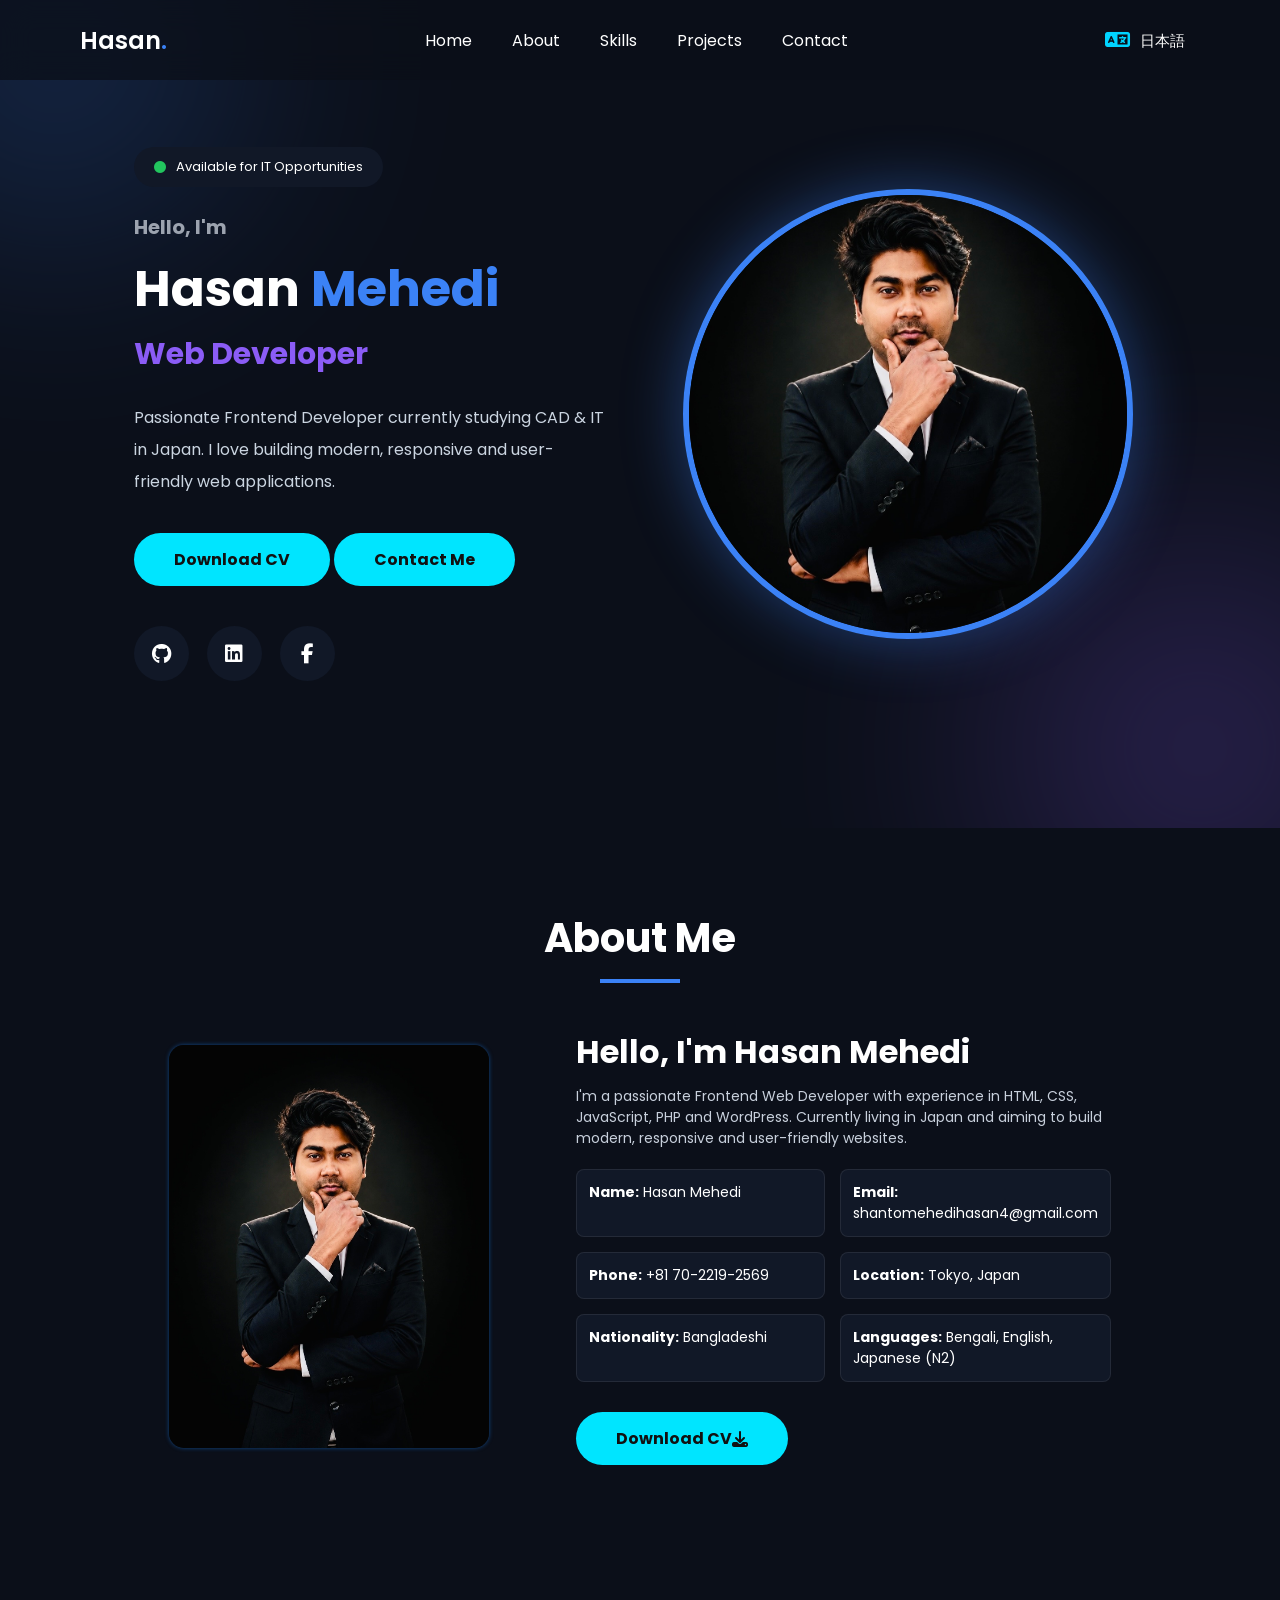
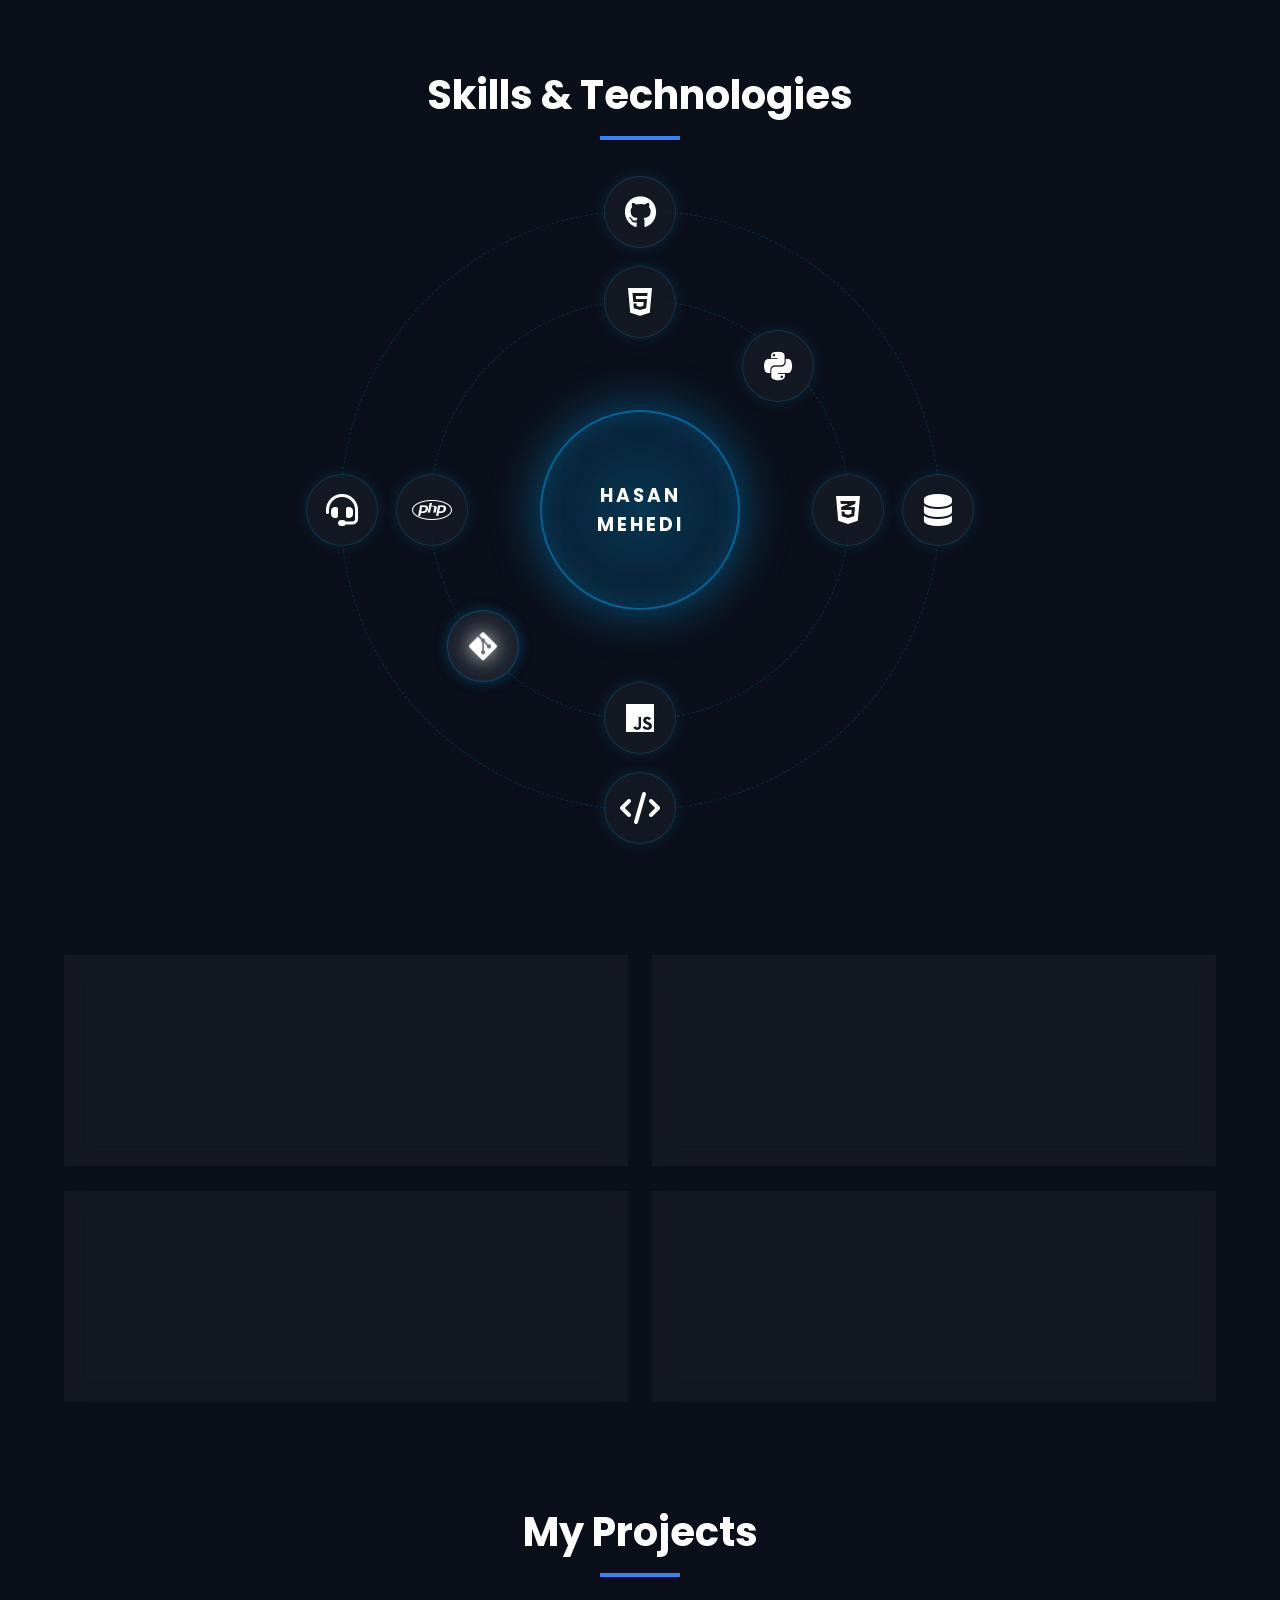
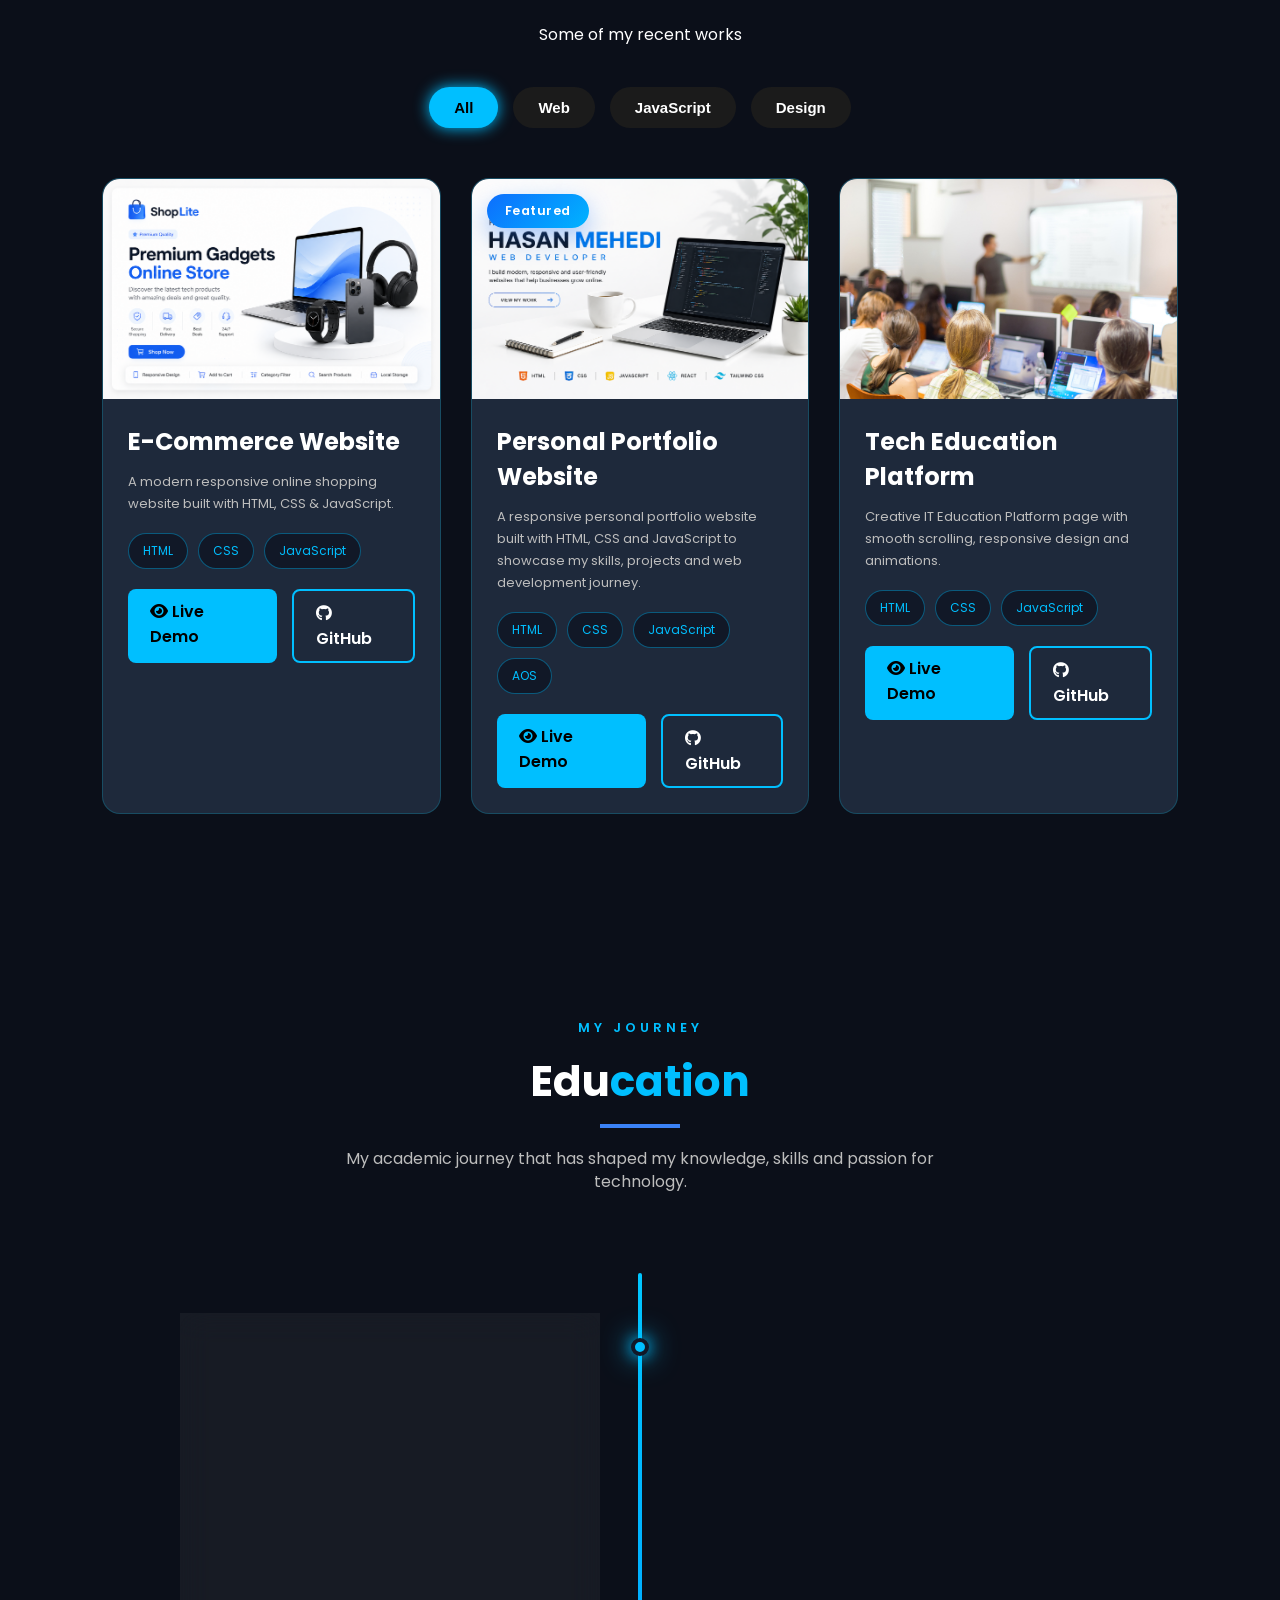
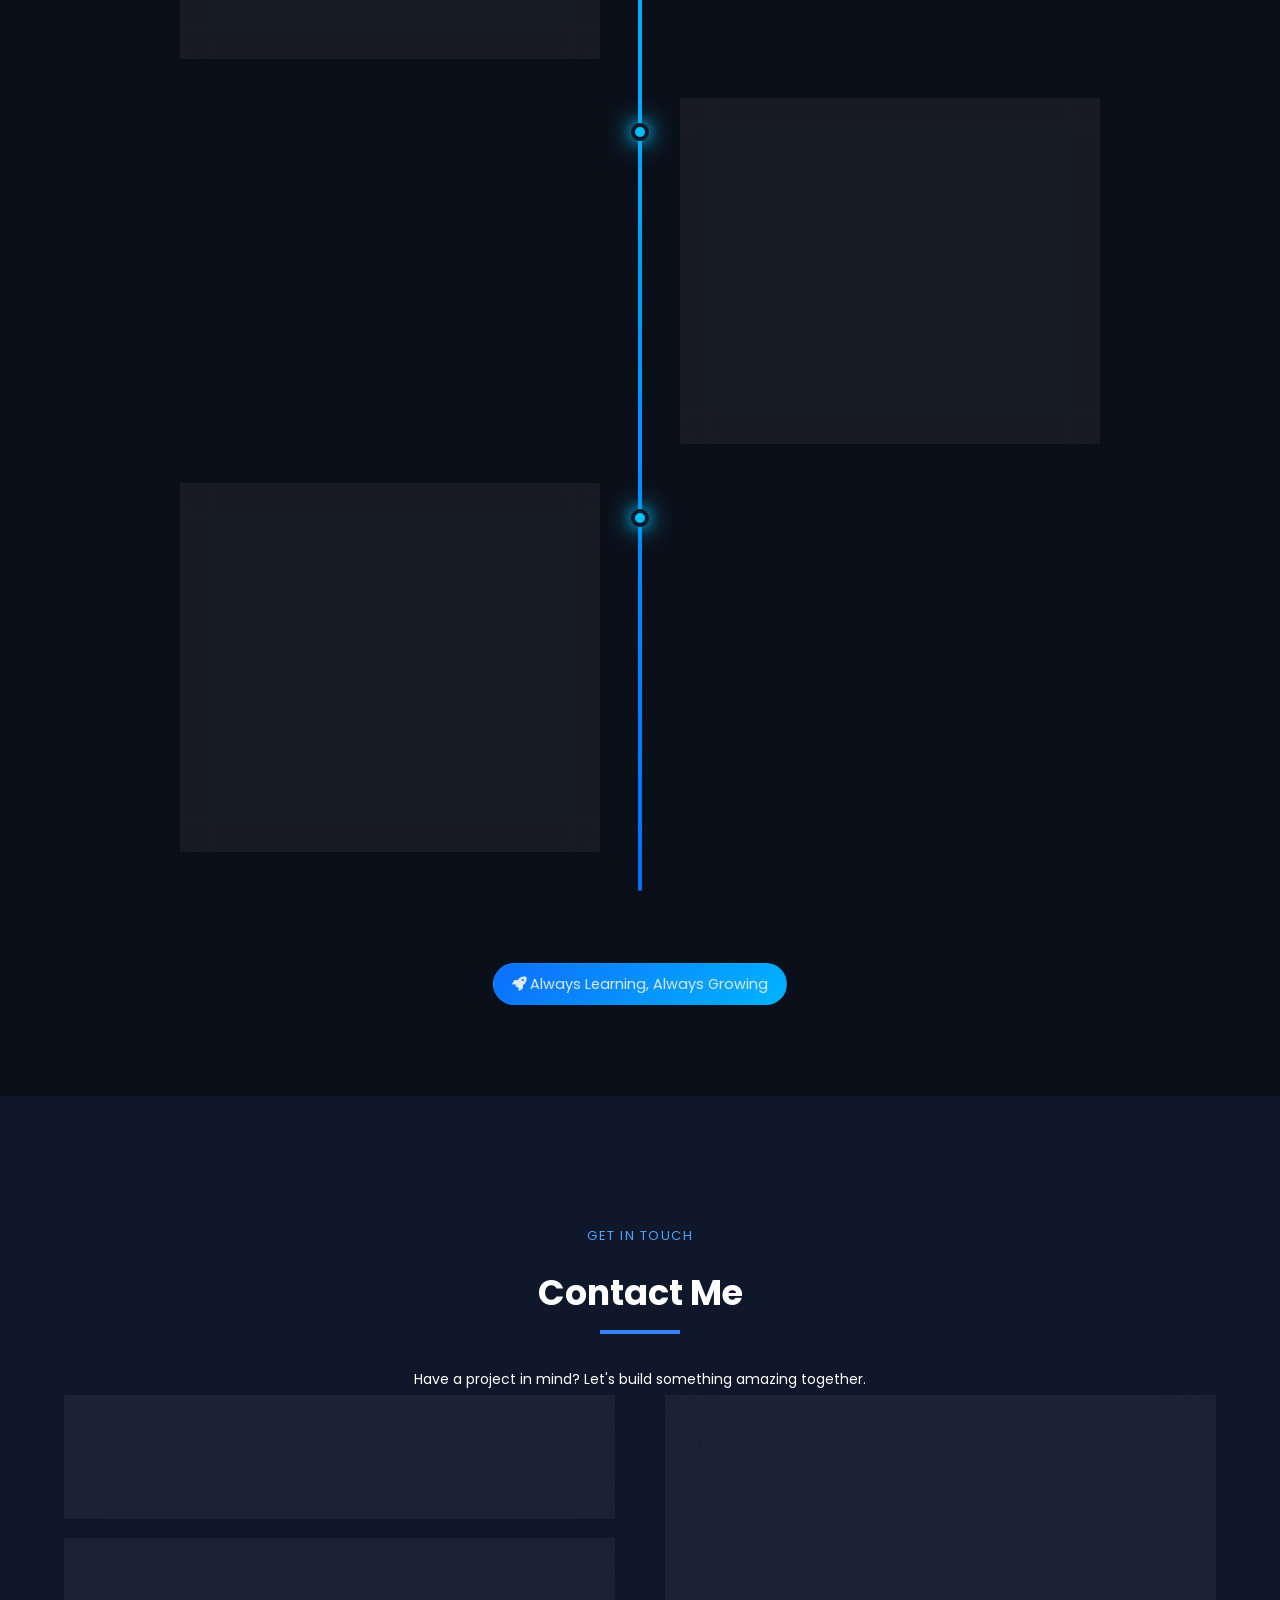
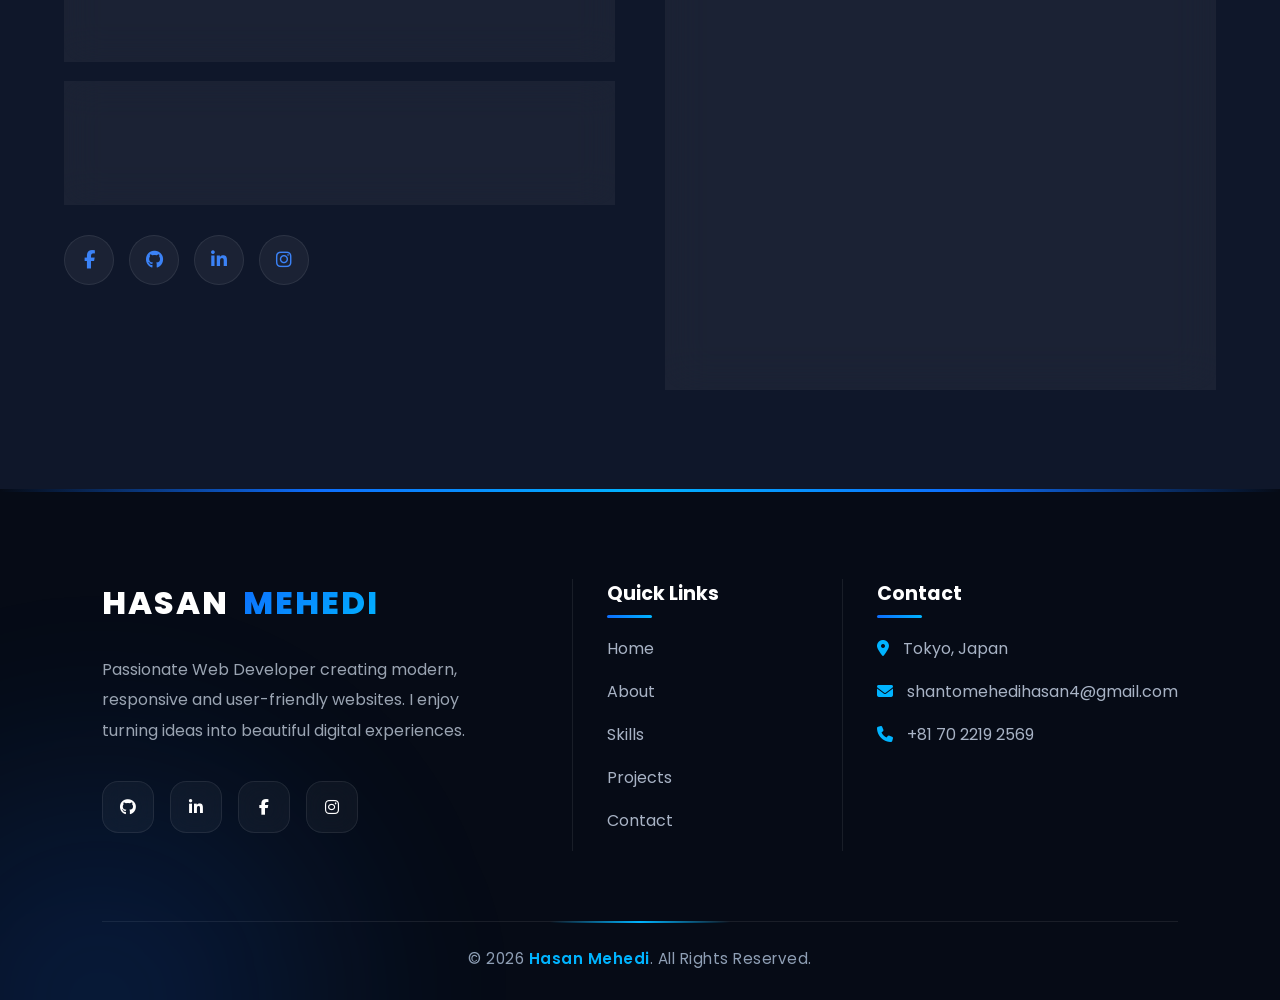
<file: index.html>
<!DOCTYPE html>
<html lang="en">

<head>
    <meta charset="UTF-8">
    <meta name="viewport" content="width=device-width, initial-scale=1.0">
    <title>Hasan Mehedi | Frontend Developer</title>
    <meta name="description" content="Hasan Mehedi - Frontend Developer & IT Student in Japan">

    <!-- Favicon -->
    <link rel="icon" type="image/png" href="images/fav.png">

    <!-- Google Font -->
    <link rel="preconnect" href="https://fonts.googleapis.com">
    <link rel="preconnect" href="https://fonts.gstatic.com" crossorigin>

    <link href="https://fonts.googleapis.com/css2?family=Poppins:wght@300;400;500;600;700;800&display=swap"
        rel="stylesheet">

    <!-- Font Awesome -->
    <link rel="stylesheet"
        href="https://cdnjs.cloudflare.com/ajax/libs/font-awesome/6.6.0/css/all.min.css">
        

    <!-- CSS -->
    <link rel="stylesheet" href="css/style.css">

</head>

<body>

    <!--================ NAVBAR ================-->

    <header>
        <nav class="container">

            <div class="logo">
                Hasan<span>.</span>
            </div>

            <ul class="nav-links">

                <li><a href="#">Home</a></li>
                <li><a href="#about">About</a></li>
                <li><a href="#skills">Skills</a></li>
                <li><a href="#projects">Projects</a></li>
                <li><a href="#contact">Contact</a></li>

            </ul>

            <div class="menu-btn">
                <i class="fa-solid fa-bars"></i>
            </div>

            <div class="translate-box">
                <i class="fa-solid fa-language"></i>
                <span>日本語</span>
                <div id="google_translate_element"></div>
</div>

        </nav>

    </header>

    <!--================ HERO ================-->

   <section class="hero">

    <!-- Background Blur -->
    <div class="blur blur1"></div>
    <div class="blur blur2"></div>

    <div class="container hero-content">

        <div class="hero-text">

            <span class="badge">
                <i class="fa-solid fa-circle"></i>
                Available for IT Opportunities
            </span>

            <h4>Hello, I'm</h4>

            <h1>
                Hasan <span>Mehedi</span>
            </h1>

            <h2 id="typing" translate="no"></h2>

            <p>

                Passionate Frontend Developer currently studying
                CAD & IT in Japan.

                I love building modern, responsive and
                user-friendly web applications.

            </p>

            <div class="hero-buttons">

                <a href="cv/Hasan_Mehedi_CV.pdf" class="btn">

                    Download CV

                </a>

                <a href="#contact"
                    class="btn btn-outline">

                    Contact Me

                </a>

            </div>

            <div class="socials">

                <a href="https://github.com/mehedihasans"><i class="fab fa-github"></i></a>
                <a href="https://www.linkedin.com/in/hasan-mehedi-ab79a21a9?utm_source=share_via&utm_content=profile&utm_medium=member_ios"><i class="fab fa-linkedin"></i></a>
                <a href="https://www.facebook.com/goodluck.shanto?locale=ja_JP"><i class="fa-brands fa-facebook-f"></i></a>
            </div>

        </div>

        <div class="hero-image">

            <div class="image-box">
                <img src="images/profile.JPG">
            </div>

        </div>

    </div>


    </section>

    <!--================ ABOUT ================-->

    <!-- About Section -->
<section id="about" class="about">
  <div class="container">

    <h2 class="section-title">About Me</h2>

    <div class="about-content">

      <div class="about-image">
        <img src="images/profile.JPG" alt="Hasan Mehedi">
      </div>

      <div class="about-text">
        <h3>Hello, I'm Hasan Mehedi</h3>

        <p>
          I'm a passionate Frontend Web Developer with experience in
          HTML, CSS, JavaScript, PHP and WordPress. Currently living in
          Japan and aiming to build modern, responsive and user-friendly
          websites.
        </p>

        <div class="info">

          <div>
            <strong>Name:</strong> Hasan Mehedi
          </div>

          <div>
            <strong>Email:</strong> shantomehedihasan4@gmail.com
          </div>

          <div>
            <strong>Phone:</strong> +81 70-2219-2569
          </div>


          <div>
            <strong>Location:</strong> Tokyo, Japan
          </div>

          <div>
            <strong>Nationality:</strong> Bangladeshi
          </div>

          <div>
            <strong>Languages:</strong> Bengali, English, Japanese (N2)
          </div>

        </div>

       <a href="cv/Hasan_Mehedi_CV.pdf" class="btn" download>
            Download CV
    <i class="fas fa-download"></i>
</a>

      </div>

    </div>

  </div>
</section>

  





<!-- =========================
        SKILLS SECTION
========================== -->

<section class="orbit-skills" id="skills">

    <div class="section-title">

        <h2  class="stitle">Skills & Technologies</h2>

    </div>

    <div class="orbit-container">

        <!-- Center Sphere -->

        <div class="center-sphere">

            <h3>HASAN</h3>

            <h3>MEHEDI</h3>

        </div>

        <!-- Orbit 1 -->

        <div class="orbit orbit-1">

            <div class="o-skill html">
                <i class="fa-brands fa-html5"></i>
            </div>

            <div class="o-skill css">
                <i class="fa-brands fa-css3-alt"></i>
            </div>

            <div class="o-skill js">
                <i class="fa-brands fa-js"></i>
            </div>

            <div class="o-skill php">
                <i class="fa-brands fa-php"></i>
            </div>

            <div class="o-skill py">
                <i class="fa-brands fa-python"></i>
            </div>

            <div class="o-skill gitt">
                <i class="fa-brands fa-git-alt"></i>
            </div>

            <div class="o-skill gitt">
                <i class="fa-brands fa-git-alt"></i>
            </div>

        </div>

        <!-- Orbit 2 -->

        <div class="orbit orbit-2">

            <div class="o-skill githubb">
                <i class="fa-brands fa-github"></i>
            </div>

            <div class="o-skill mysql">
                <i class="fa-solid fa-database"></i>
            </div>

            <div class="o-skill vscode">
                <i class="fa-solid fa-code"></i>
            </div>

            <div class="o-skill support">
                <i class="fa-solid fa-headset"></i>
            </div>

        </div>

    </div>


</section>













    <div class="skills-grid">

        <!-- Programming -->

        <div class="skill-card">

            <h3>Programming</h3>

            <div class="skill-tags">

                <span>HTML</span>
                <span>CSS</span>
                <span>JavaScript</span>
                <span>PHP</span>
                <span>Python</span>

            </div>

        </div>

        <!-- Frontend -->

        <div class="skill-card">

            <h3>Frontend</h3>

            <div class="skill-tags">

                <span>Responsive Design</span>
                <span>UI Design</span>
                <span>Flexbox</span>
                <span>CSS Grid</span>
                <span>Bootstrap</span>

            </div>

        </div>

        <!-- IT Support -->

        <div class="skill-card">

            <h3>IT Support</h3>

            <div class="skill-tags">

                <span>PC Setup</span>
                <span>Windows</span>
                <span>Troubleshooting</span>
                <span>Software Install</span>
                <span>Network Basics</span>

            </div>

        </div>

        <!-- Tools -->

        <div class="skill-card">

            <h3>Tools</h3>

            <div class="skill-tags">

                <span>Git</span>
                <span>GitHub</span>
                <span>VS Code</span>
                <span>Word</span>
                <span>Excel</span>

            </div>

        </div>

    </div>

</section>
   <!--==================== PROJECTS ====================-->

<section class="projects section" id="projects">

    <h2 class="section-title" data-aos="fade-up">
        My Projects
    </h2>

    <p class="section-subtitle title-heading" data-aos="fade-up" data-aos-delay="100">
        Some of my recent works
    </p>


    <!--============ PROJECTS FILTER ===============-->
    <div class="project-filter">

    <button class="filter-btn active" data-filter="all">
        All
    </button>

    <button class="filter-btn" data-filter="web">
        Web
    </button>

    <button class="filter-btn" data-filter="javascript">
        JavaScript
    </button>

    <button class="filter-btn" data-filter="design">
        Design
    </button>

</div>


    <div class="projects-container">

        <!-- Project 1 -->
        <div class="project-card "
             data-aos="zoom-in"
             data-aos-duration="1000"
             data-category="web"
             data-title="Portfolio Website"
             data-image="images/project1.jpg"
             data-description="Responsive Portfolio Website built using HTML, CSS and JavaScript."
             data-tech="HTML, CSS, JavaScript"
             data-live="https://your-live-link.com"
             data-github="https://github.com/yourname/project1">

            <div class="project-image">
                <img src="images/project1.jpg" alt="Project 1">

                
            </div>

            <div class="project-content">

                <h3>E-Commerce Website</h3>

                <p>
                    A modern responsive online shopping website
                    built with HTML, CSS & JavaScript.
                </p>

                <div class="project-tech">
                    <span>HTML</span>
                    <span>CSS</span>
                    <span>JavaScript</span>
                </div>

                <div class="project-buttons">

                    <a href="project/1.ecommerce/index.html" class="project-btn">
                        <i class="fa-solid fa-eye"></i>
                        Live Demo
                    </a>


                    <a href="#" class="project-btn github">
                        <i class="fa-brands fa-github"></i>
                        GitHub
                    </a>

                </div>

            </div>

        </div>

        <!-- Project 2 -->
        <div class="project-card"
             data-aos="zoom-in"
             data-aos-delay="150" data-category="javascript"
             data-title="E-Commerce Website"
             data-image="images/project2.jpg"
             data-description="Modern shopping website."
             data-tech="HTML, CSS, JavaScript"
             data-live="#"
             data-github="#">

            <div class="project-image">

                 <div class="featured-badge">
                     Featured
                </div>

                <img src="images/project2.png" alt="Project 2">

            </div>

            <div class="project-content">

                <h3>Personal Portfolio Website</h3>

                <p>
                    A responsive personal portfolio website built with HTML, CSS and JavaScript to showcase my skills, projects and web development journey.
                </p>

                <div class="project-tech">
                    <span>HTML</span>
                    <span>CSS</span>
                    <span>JavaScript</span>
                    <span>AOS</span>
                </div>

                <div class="project-buttons">

                    <a href="#" class="project-btn">
                        <i class="fa-solid fa-eye"></i>
                        Live Demo
                    </a>

                    <a href="#" class="project-btn github">
                        <i class="fa-brands fa-github"></i>
                        GitHub
                    </a>

                </div>

            </div>

        </div>

        <!-- Project 3 -->
        <div class="project-card"
             data-aos="zoom-in"
             data-aos-delay="300" data-category="design"
             data-title="Weather App"
             data-image="images/project3.jpg"
             data-description="Weather app using OpenWeather API."
             data-tech="HTML, CSS, API"
             data-live="#"
             data-github="#">

            <div class="project-image">
                <img src="images/project3.jpg" alt="Project 3">

                
            </div>

            <div class="project-content">

                <h3>Tech Education Platform</h3>

                <p>
                    Creative IT Education Platform page with smooth scrolling,
                    responsive design and animations.
                </p>

                <div class="project-tech">
                    <span>HTML</span>
                    <span>CSS</span>
                    <span>JavaScript</span>
                </div>

                <div class="project-buttons">

                    <a href="project/3.ICT/index.html" class="project-btn">
                        <i class="fa-solid fa-eye"></i>
                        Live Demo
                    </a>

                    <a href="#" class="project-btn github">
                        <i class="fa-brands fa-github"></i>
                        GitHub
                    </a>

                </div>

            </div>

        </div>

    </div>

</section>








<!-- =========================
     Education Section Start
========================== -->
<section id="education" class="education section">

    <div class="container">

        <!-- Section Title -->
        <div class="section-header">
            <span class="section-subtitle">MY JOURNEY</span>
            <h2 class="section-title">
                Edu<span>cation</span>
            </h2>

            <p class="section-description">
                My academic journey that has shaped my knowledge,
                skills and passion for technology.
            </p>
        </div>

        <!-- Timeline -->
        <div class="timeline">

            <!-- Item 1 -->
            <div class="timeline-item left">

                <div class="timeline-dot"></div>

                <div class="timeline-card">

                    <div class="timeline-icon">
                        <i class="fas fa-graduation-cap"></i>
                    </div>

                    <span class="timeline-date">
                        2025 - Present
                    </span>

                    <h3>
                        CAD　製図専門学校　CADIT科
                    </h3>

                    <h4>
                        IT & CAD
                    </h4>

                    <p>
                        Currently pursuing my bachelor's degree in
                        IT & CAD with a strong
                        interest in Design and Development,
                        UI/UX Design and Web Technologies.
                    </p>

                    <div class="timeline-info">

                        <span>
                            <i class="fas fa-location-dot"></i>
                            Saitama, Japan
                        </span>

                    </div>

                </div>

            </div>

            <!-- Item 2 -->
            <div class="timeline-item right">

                <div class="timeline-dot"></div>

                <div class="timeline-card">

                    <div class="timeline-icon">
                        <i class="fas fa-book-open"></i>
                    </div>

                    <span class="timeline-date">
                        2022 - 2023
                    </span>

                    <h3>
                        SoftTech-IT Institute
                    </h3>

                    <h4>
                        Web Design and Development
                    </h4>

                    <p>
                       Successfully completed Higher education,
                        building a strong academic base and developing
                        analytical and problem-solving skills.

                    </p>

                    <div class="timeline-info">

                       

                        <span>
                            <i class="fas fa-location-dot"></i>
                                Dhaka Bangladesh
                        </span>

                    </div>

                </div>

            </div>

            <!-- Item 3 -->
            <div class="timeline-item left">

                <div class="timeline-dot"></div>

                <div class="timeline-card">

                    <div class="timeline-icon">
                        <i class="fas fa-award"></i>
                    </div>

                    <span class="timeline-date">
                        2019 - 2021
                    </span>

                    <h3>
                        Higher Secondary Certificate (HSC)
                    </h3>

                    <h4>
                        Science Group
                    </h4>

                    <p>
                        Completed higher secondary education with
                        strong academic performance and developed a
                        solid foundation in Mathematics,
                        Physics and Computer fundamentals.
                        
                    </p>

                    <div class="timeline-info">

                        

                        <span>
                            <i class="fas fa-location-dot"></i>
                                Narsingdi, Dhaka, Bangladesh
                        </span>

                    </div>

                </div>

            </div>

        </div>

        <!-- Bottom Badge -->
        <div class="timeline-footer">

            <span>
                <i class="fas fa-rocket"></i>
                Always Learning, Always Growing
            </span>

        </div>

    </div>

</section>







<!--================ CONTACT ================-->

<section class="contact section" id="contact">

    <div class="section-title">
        <span>Get In Touch</span>
        <h2>Contact Me</h2>
        
    </div>
    <p class="section-subtitle title-heading" data-aos="fade-up" data-aos-delay="100">Have a project in mind? Let's build something amazing together.</p>

    <div class="contact-container">

        <!-- Left Side -->

        <div class="contact-info">

            <div class="contact-card">
                <i class="fa-solid fa-location-dot"></i>

                <div>
                    <h3>Location</h3>
                    <p>Tokyo, Japan</p>
                </div>
            </div>

            <div class="contact-card">
                <i class="fa-solid fa-envelope"></i>

                <div>
                    <h3>Email</h3>
                    <p>shantomehedihasan4@gmail.com</p>
                </div>
            </div>

            <div class="contact-card">
                <i class="fa-solid fa-phone"></i>

                <div>
                    <h3>Phone</h3>
                    <p>+880 7022192569</p>
                </div>
            </div>

            <div class="contact-social">

                <a href="https://www.facebook.com/goodluck.shanto?locale=ja_JP" target="_blank">
                    <i class="fab fa-facebook-f"></i>
                </a>

                <a href="https://github.com/mehedihasans" target="_blank">
                    <i class="fab fa-github"></i>
                </a>

                <a href="https://www.linkedin.com/in/hasan-mehedi-ab79a21a9?utm_source=share_via&utm_content=profile&utm_medium=member_ios" target="_blank">
                    <i class="fab fa-linkedin-in"></i>
                </a>

                <a href="https://www.instagram.com/mehedihasanshanto121?igsh=MTVtZ2d5M3MwaGlhdg%3D%3D&utm_source=qr" target="_blank">
                    <i class="fab fa-instagram"></i>
                </a>

            </div>

        </div>

        <!-- Right Side -->

        <div class="contact-form-box">

            <form id="contactForm">

                <div class="input-group">

                    <input
                        type="text"
                        id="name"
                        required
                    >

                    <label>Name</label>

                </div>

                <div class="input-group">

                    <input
                        type="email"
                        id="email"
                        required
                    >

                    <label>Email</label>

                </div>

                <div class="input-group">

                    <input
                        type="text"
                        id="subject"
                        required
                    >

                    <label>Subject</label>

                </div>

                <div class="input-group">

                    <textarea
                        id="message"
                        rows="6"
                        required
                    ></textarea>

                    <label>Message</label>

                </div>

                <button type="submit" class="contact-btn">

                    <span>Send Message</span>

                    <i class="fa-solid fa-paper-plane"></i>

                </button>

            </form>

        </div>

    </div>

</section>



<!--=================================
            FOOTER
==================================-->

<footer class="footer">

    <div class="footer-container">

        <!-- Left Side -->

        <div class="footer-about">

            <a href="#" class="footer-logo">

                <span>HASAN</span>

                <span class="gradient">MEHEDI</span>

            </a>

            <p>

                Passionate Web Developer creating modern,
                responsive and user-friendly websites.
                I enjoy turning ideas into beautiful digital experiences.

            </p>

            <div class="footer-social">

                <a href="https://github.com/mehedihasans"><i class="fa-brands fa-github"></i></a>

                <a href="https://www.linkedin.com/in/hasan-mehedi-ab79a21a9?utm_source=share_via&utm_content=profile&utm_medium=member_ios"><i class="fa-brands fa-linkedin-in"></i></a>

                <a href="https://www.facebook.com/goodluck.shanto?locale=ja_JP"><i class="fa-brands fa-facebook-f"></i></a>

                <a href="https://www.instagram.com/mehedihasanshanto121?igsh=MTVtZ2d5M3MwaGlhdg%3D%3D&utm_source=qr"><i class="fa-brands fa-instagram"></i></a>

            </div>

        </div>


        <!-- Quick Links -->

        <div class="footer-column">

            <h3>Quick Links</h3>

            <ul>

                <li><a href="#home">Home</a></li>

                <li><a href="#about">About</a></li>

                <li><a href="#skills">Skills</a></li>

                <li><a href="#projects">Projects</a></li>

                <li><a href="#contact">Contact</a></li>

            </ul>

        </div>


        


        <!-- Contact -->

        <div class="footer-column">

            <h3>Contact</h3>

            <ul class="footer-contact">

                <li>

                    <i class="fa-solid fa-location-dot"></i>

                    Tokyo, Japan

                </li>

                <li>

                    <i class="fa-solid fa-envelope"></i>

                    shantomehedihasan4@gmail.com

                </li>

                <li>

                    <i class="fa-solid fa-phone"></i>

                    +81 70 2219 2569

                </li>

            </ul>

        </div>

    </div>


    <!-- Bottom -->

    <div class="footer-bottom">

        <p>

            © 2026 <span>Hasan Mehedi</span>. All Rights Reserved.

        </p>

    </div>

</footer>







   


<!-- JS FILES -->



<script src="js/app.js"></script>

<script src="https://unpkg.com/aos@2.3.4/dist/aos.js"></script>

<script> AOS.init({ duration: 1000, once: false }); </script>

<script> function googleTranslateElementInit() { new google.translate.TranslateElement({ pageLanguage: 'en', includedLanguages: 'ja', layout: google.translate.TranslateElement.InlineLayout.SIMPLE }, 'google_translate_element'); } </script>

<script src="https://translate.google.com/translate_a/element.js?cb=googleTranslateElementInit"></script>



</body>

</html>
</file>
<file: css/style.css>
/* ==========================
   GOOGLE FONT
========================== */

@import url('https://fonts.googleapis.com/css2?family=Poppins:wght@300;400;500;600;700;800&display=swap');

/* ==========================
   RESET
========================== */

*{
    margin:0;
    padding:0;
    box-sizing:border-box;
    scroll-behavior:smooth;
}

body{
    font-family:'Poppins',sans-serif;
    background:#0B0F19;
    color:#fff;
    overflow-x:hidden;
}

a{
    text-decoration:none;
    color:inherit;
}

ul{
    list-style:none;
}

img{
    max-width:100%;
    display:block;
}

.container{
    width:min(92%,1120px);
    margin:auto;
}

/* ==========================
   NAVBAR
========================== */

header{
    width:100%;
    position:fixed;
    top:0;
    left:0;
    z-index:999;
    background:rgba(11,15,25,.75);
    backdrop-filter:blur(15px);
}

nav{
    height:80px;
    display:flex;
    justify-content:space-between;
    align-items:center;
}

.logo{
    font-size:24px;
    font-weight:600;
}

.logo span{
    color:#3B82F6;
}

.nav-links{
    display:flex;
    gap:40px;
}

.nav-links a{
    transition:.3s;
}

.nav-links a:hover{
    color:#3B82F6;
}

.menu-btn{
    display:none;
    font-size:28px;
    cursor:pointer;
}


/*=============================
HERO
==============================*/

.hero{

min-height:92vh;
display:flex;
align-items:center;
position:relative;
overflow:hidden;

}

.hero-content{

display:grid;
grid-template-columns:1fr 1fr;
align-items:center;
gap:60px;

}

.badge{

display:inline-flex;
align-items:center;
gap:10px;
padding:10px 20px;
border-radius:50px;
background:#111827;
margin-bottom:25px;
font-size:13px;

}

.badge i{

color:#22c55e;
font-size:12px;

}

.hero h4{

font-size:20px;
color:#9ca3af;
margin-bottom:10px;

}

.hero h1{

font-size:50px;
margin-bottom:5px;

}

.hero h1 span{
color:#3B82F6;

}

.hero h2{

height:50px;
font-size:30px;
color:#8B5CF6;
margin-bottom:20px;

}

.hero p{

line-height:2;
color:#cbd5e1;
max-width:550px;
margin-bottom:35px;

}

.socials{

display:flex;
gap:18px;
margin-top:40px;

}

.socials a{

width:55px;
height:55px;
display:flex;
justify-content:center;
align-items:center;
background:#111827;
border-radius:50%;
font-size:20px;
transition:.4s;

}

.socials a:hover{

background:#3B82F6;
transform:translateY(-8px);

}

.image-box{

width:450px;
height:450px;
border-radius:50%;
overflow:hidden;
margin:auto;
border:6px solid #3B82F6;
position:relative;
box-shadow: 0 0 60px rgba(59,130,246,.4);

}

.image-box img{

width:100%;
height:100%;
object-fit:cover;
transition:.5s;

}

.image-box:hover img{

transform:scale(1.08);

}
/* ==========================
   SECTION
========================== */

section{
    padding:95px 7%;
}

.section-title{
    text-align:center;
    font-size:40px;
    margin-bottom:60px;
    position:relative;
}

.section-title::after{
    content:"";
    width:80px;
    height:4px;
    background:#3B82F6;
    position:absolute;
    bottom:-15px;
    left:50%;
    transform:translateX(-50%);
}


/* ==========================
   ABOUT
========================== */

#about p{
    max-width:850px;
    margin:auto;
    text-align:center;
    color:#c8d0dc;
}





/*=====================================
            SKILLS
=====================================*/

.skills{

    padding:80px 0;

}

.skills-grid{

    width:90%;
    max-width:1200px;
    margin:auto;
    display:grid;
    grid-template-columns:repeat(2,1fr);
    gap:25px;

}

.skill-card{

    background:rgba(255,255,255,.04);
    border:1px solid rgba(255,255,255,.08);
    backdrop-filter:blur(12px);
    border-radius:20px;
    padding:30px;
    transition:.4s;
    position:relative;
    overflow:hidden;

}

.skill-card:hover{

    transform:translateY(-10px);
    border-color:#00aaff;
    box-shadow:0 0 30px rgba(0,170,255,.25);

}

.skill-card h3{

    color:#fff;
    margin-bottom:22px;
    font-size:1.2rem;

}

.skill-tags{

    display:flex;
    flex-wrap:wrap;
    gap:12px;

}

.skill-tags span{

    padding:10px 18px;
    border-radius:50px;
    background:rgba(0,170,255,.08);
    border:1px solid rgba(0,170,255,.2);
    color:#dbeafe;
    font-size:.9rem;
    transition:.3s;

}

.skill-tags span:hover{

    background:#00aaff;
    color:#fff;
    transform:translateY(-3px);
    box-shadow:0 0 15px rgba(0,170,255,.4);

}

/* Mobile */

@media(max-width:768px){

.skills-grid{

grid-template-columns:1fr;

}

.skill-card{

padding:25px;

}

}




/*=====================================
        ORBIT SKILLS SECTION
=====================================*/

.orbit-skills{
    padding:120px 20px;
    overflow:hidden;
}

.orbit-container{
    width:650px;
    height:650px;
    margin:auto;
    position:relative;

}

/* Center Sphere */

.center-sphere{
    width:200px;
    height:200px;
    position:absolute;
    top:50%;
    left:50%;
    transform:translate(-50%,-50%);
    border-radius:50%;
    display:flex;
    flex-direction:column;
    justify-content:center;
    align-items:center;
    background:radial-gradient(
        circle,
        rgba(0,170,255,.25),
        rgba(0,170,255,.05)
    );

    border:2px solid rgba(0,170,255,.5);
    backdrop-filter:blur(15px);
    box-shadow:
    0 0 50px rgba(0,170,255,.45),
    inset 0 0 30px rgba(0,170,255,.25);

}

.center-sphere h3{
    color:#fff;
    margin:0;
    letter-spacing:3px;

}

/* Orbit Rings */

.orbit{
    position:absolute;
    top:50%;
    left:50%;
    transform:translate(-50%,-50%);
    border-radius:50%;
    border:1px dashed rgba(0,170,255,.2);

}

.orbit-1{
    width:420px;
    height:420px;
    animation:rotate 18s linear infinite;

}

.orbit-2{
    width:600px;
    height:600px;
    animation:rotateReverse 28s linear infinite;

}

/* Skill Icons */

.o-skill{
    position:absolute;
    width:72px;
    height:72px;
    border-radius:50%;
    display:flex;
    justify-content:center;
    align-items:center;
    background:rgba(255,255,255,.04);
    border:1px solid rgba(0,170,255,.2);
    backdrop-filter:blur(10px);
    color:#fff;
    font-size:2rem;
    transition:.4s;
    cursor:pointer;
    box-shadow:
    0 0 15px rgba(0,170,255,.15);

}



/* Orbit 1 Positions */

.html{
    top:-35px;
    left:50%;
    transform:translateX(-50%);

}

.css{
    right:-35px;
    top:50%;
    transform:translateY(-50%);

}

.js{
    bottom:-35px;
    left:50%;
    transform:translateX(-50%);

}

.php{
    left:-35px;
    top:50%;
    transform:translateY(-50%);

}

.py{
    top:65px;
    right:35px;
    transform:translateY(-50%);

}

.gitt{
    bottom:80px;
    left:16px;
    transform:translateY(60%);

}

/* Orbit 2 Positions */

.githubb{
    top:-35px;
    left:50%;
    transform:translateX(-50%);

}

.mysql{
    right:-35px;
    top:50%;
    transform:translateY(-50%);

}

.vscode{
    bottom:-35px;
    left:50%;
    transform:translateX(-50%);

}

.support{
    left:-35px;
    top:50%;
    transform:translateY(-50%);

}

.mysql:hover{
    color:#00758f;

}
.githubb:hover{
    color:#00758f;

}

.vscode:hover{
    color:#007acc;

}

.support:hover{

    color:#00d4ff;

}

/* Animation */

@keyframes rotate{

    from{

        transform:translate(-50%,-50%) rotate(0deg);

    }

    to{

        transform:translate(-50%,-50%) rotate(360deg);

    }

}

@keyframes rotateReverse{

    from{

        transform:translate(-50%,-50%) rotate(360deg);

    }

    to{

        transform:translate(-50%,-50%) rotate(0deg);

    }

}

/* Mobile */

@media(max-width:768px){

.orbit-container{

width:350px;
height:350px;

}

.orbit-1{

width:240px;
height:240px;

}

.orbit-2{

width:330px;
height:330px;

}

.center-sphere{

width:120px;
height:120px;

}

.center-sphere h3{

font-size:.9rem;

}

.o-skill{
width:50px;
height:50px;
font-size:1.2rem;

}

}

@media (max-width:480px){
    .hero-buttons .btn {
        margin: 3px 0;
    }
    .orbit-container{

        display:none;

    }

}


/*==================== PROJECTS ====================*/

.projects{
    padding: 100px 8%;
   
}

.projects-container{
    display: grid;
    grid-template-columns: repeat(3,1fr);
    gap: 30px;
    margin-top: 50px;
}

.project-card{
    background: #1e293b;
    border: 1px solid rgba(0,212,255,.2);
    border-radius: 18px;
    overflow: hidden;
    transition: .4s ease;
}
.project-card:hover{
    transform:translateY(-12px);
    box-shadow:0 0 30px rgba(0,191,255,.35);
}

.project-card:hover{
    transform: translateY(-10px);
    border-color: #00d4ff;
    box-shadow: 0 15px 35px rgba(0,212,255,.25);
}

.project-image{
    overflow: hidden;
}

.project-image img{
    width: 100%;
    height: 220px;
    object-fit: cover;
    transition: .5s;
    display: block;
}

.project-card:hover .project-image img{
    transform: scale(1.08);
}

.project-content{
    padding: 20px;
}

.project-content h3{
    color: #fff;
    font-size: 18px;
    margin-bottom: 12px;
}
.title-heading {
    text-align: center !important;
}

.project-content p{
    color: #cbd5e1;
    font-size: 13px;
    line-height: 1.4;
    margin-bottom: 20px;
}

.project-tech{
    display:flex;
    flex-wrap:wrap;
    gap:10px;
    margin-bottom:20px;
}

.project-tech span{
    background:#111827;
    color:#00bfff;
    padding:8px 14px;
    border-radius:30px;
    font-size:12px;
    border:1px solid rgba(0,191,255,.4);
    transition:.3s;
}

.project-tech span:hover{
    background:#00bfff;
    color:#000;
}

.project-buttons{
    display: flex;
    gap: 15px;
}

.project-btn{
    text-decoration:none;
    padding:10px 22px;
    border-radius:8px;
    background:#00bfff;
    color:#000;
    font-weight:600;
    transition:.3s;
}

.project-btn:hover{
    transform:translateY(-3px);
    box-shadow:0 0 15px #00bfff;
}


.project-btn.github{
    background:transparent;
    color:#fff;
    border:2px solid #00bfff;
}

.project-btn.github:hover{
    background:#00bfff;
    color:#000;
}



/*==============================
   PROJECT IMAGE
==============================*/

.project-image{
    position: relative;
    overflow: hidden;
    border-radius: 15px 15px 0 0;
}

.project-image img{
    width:100%;
    display:block;
    transition:0.5s ease;
}
.featured-badge{

    position:absolute;
    top:15px;
    left:15px;
    z-index:5;
    padding:8px 18px;
    border-radius:30px;
    background:linear-gradient(135deg,#0d6efd,#00b4ff);
    color:#fff;
    font-size:.8rem;
    font-weight:600;
    letter-spacing:.5px;
    box-shadow:0 10px 25px rgba(13,110,253,.35);

}

/*==============================
   IMAGE ZOOM
==============================*/

.project-card:hover .project-image img{
    transform:scale(1.1);
}

/*==============================
   OVERLAY
==============================*/

.project-image::before{
    content:"";
    position:absolute;
    inset:0;
    background:rgba(0,0,0,.55);
    opacity:0;
    transition:.4s;
    z-index:1;
}

.project-card:hover .project-image::before{
    opacity:1;
}

/*==============================
   CONTENT
==============================*/

.project-content{
    padding:25px;
}

.project-content h3{
    color:#fff;
    margin-bottom:12px;
    font-size:24px;
}

.project-content p{
    color:#bdbdbd;
    line-height:1.7;
    margin-bottom:18px;
}


/*==============================
    PROJECT OVERLAY
==============================*/

.project-image{
    position: relative;
    overflow: hidden;
}

.project-overlay{

    position:absolute;
    inset:0;
    background:rgba(0,0,0,.65);
    display:flex;
    justify-content:center;
    align-items:center;
    opacity:0;
    visibility:hidden;
    transition:.4s;

}

.project-card:hover .project-overlay{

    opacity:1;
    visibility:visible;

}


.project-overlay .details-btn{

    background:#00bfff;
    color:#000;
    border:none;
    padding:14px 30px;
    border-radius:40px;
    font-size:16px;
    font-weight:600;
    cursor:pointer;
    transition:.3s;

}

.project-overlay .details-btn:hover{

    transform:scale(1.08);
    box-shadow:0 0 20px #00bfff;

}





/*==================== Responsive ====================*/

@media (max-width:992px){

    .projects-container{
        grid-template-columns: repeat(2,1fr);
    }

}

@media (max-width:768px){

    .projects-container{
        grid-template-columns: 1fr;
    }

}


/*==============================
    PROJECT FILTER
==============================*/

.project-filter{

    display:flex;
    justify-content:center;
    gap:15px;
    flex-wrap:wrap;
    margin:40px 0;

}

.filter-btn{

    padding:12px 25px;
    border:none;
    border-radius:30px;
    background:#1b1b1b;
    color:#fff;
    cursor:pointer;
    transition:.3s;
    font-size:15px;
    font-weight:600;

}

.filter-btn:hover{

    background:#00bfff;
    color:#000;

}

.filter-btn.active{
    background:#00bfff;
    color:#000;
    box-shadow:0 0 15px #00bfff;

}





/*==============================
    PROJECT OVERLAY
==============================*/




.project-card:hover {
    transform: translateY(0);
    opacity: 1;
    box-shadow:
        0 0 12px rgba(0,191,255,.7),
        0 0 28px rgba(0,191,255,.45);
}



.details-btn:hover{
    background: #00bfff;
    color: #000;
    box-shadow:
        0 0 15px #00bfff,
        0 0 35px rgba(0,191,255,.9);
}




/* ==========================
   CONTACT
========================== */

#contact{
    text-align:center;
}

#contact p{
    margin:5px 0;
    font-size:14px;
}

#contact i{
    color:#3B82F6;
    
}


/*=========================================
        CONTACT SECTION
=========================================*/

.contact{
    width:100%;
    padding:100px 0;
    background: #0f172a;
}

.contact-container{
    width:90%;
    max-width:1200px;
    margin:0 auto;

    display:grid;
    grid-template-columns:340px 1fr;
    gap:30px;
    align-items:start;
}

/* Title */

.contact .section-title{
    text-align:center;
    margin-bottom:50px;
}

.contact .section-title span{
    color:#4da3ff;
    text-transform:uppercase;
    letter-spacing:1.5px;
    font-size:13px;
}

.contact .section-title h2{
    color:#fff;
    font-size:35px;
    margin:10px 0;


    
}

.contact .section-title p{
    color:#9aa4b2;
    max-width:650px;
    margin:auto;
    line-height:1.5;
}

/* Left Side */

.contact-info{
    display:flex;
    flex-direction:column;
    gap:20px;
}

.contact-card{
    display:flex;
    align-items:center;
    gap:18px;
    padding:24px;
    background:rgba(255,255,255,.05);
    backdrop-filter:blur(18px);
    border:1px solid rgba(255,255,255,.08);
    border-radius:18px;
    transition:.35s;
}

.contact-card:hover{
    transform:translateY(-8px);
    border-color:#4da3ff;
    box-shadow:0 0 25px rgba(77,163,255,.30);
}

.contact-card i{
    width:58px;
    height:58px;

    display:flex;
    justify-content:center;
    align-items:center;
    border-radius:50%;
    background:rgba(77,163,255,.12);
    color:#4da3ff;
    font-size:20px;
}

.contact-card h3{
    color:#fff;
    margin-bottom:5px;
}

.contact-card p{
    color:#9aa4b2;
}

/* Social */

.contact-social{
    display:flex;
    gap:15px;
    margin-top:10px;
}

.contact-social a{
    width:50px;
    height:50px;

    display:flex;
    justify-content:center;
    align-items:center;
    text-decoration:none;
    color:#fff;
    font-size:18px;
    border-radius:50%;
    background:rgba(255,255,255,.05);
    border:1px solid rgba(255,255,255,.08);
    transition:.35s;
}

.contact-social a:hover{
    transform:translateY(-6px);
    color:#4da3ff;
    border-color:#4da3ff;
    box-shadow:0 0 20px rgba(77,163,255,.35);
}

/* Right */

.contact-form-box{
    background:rgba(255,255,255,.05);
    backdrop-filter:blur(20px);
    border:1px solid rgba(255,255,255,.08);
    border-radius:20px;
    padding:35px;
}

/* Input */

.input-group{
    position:relative;
    margin-bottom:28px;
}

.input-group input,
.input-group textarea{

    width:100%;
    padding:18px;
    border-radius:14px;
    outline:none;
    resize:none;
    color:#fff;
    font-size:15px;
    background:rgba(255,255,255,.04);
    border:1px solid rgba(255,255,255,.08);
    transition:.3s;
}

.input-group textarea{
    min-height:180px;
}

.input-group input:focus,
.input-group textarea:focus{

    border-color:#4da3ff;
    box-shadow:0 0 20px rgba(77,163,255,.20);

}

.input-group label{

    position:absolute;
    left:18px;
    top:18px;
    color:#8d99ae;
    transition:.3s;
    pointer-events:none;

}

.input-group input:focus~label,
.input-group input:valid~label,
.input-group textarea:focus~label,
.input-group textarea:valid~label{

    top:-10px;
    left:15px;
    font-size:12px;
    color:#4da3ff;
    background:#08111f;
    padding:0 8px;

}

/* Button */

.contact-btn{

    width:100%;
    height:58px;
    border:none;
    border-radius:14px;
    cursor:pointer;
    color:#fff;
    font-size:16px;
    font-weight:600;
    display:flex;
    justify-content:center;
    align-items:center;
    gap:10px;
    background:linear-gradient(135deg,#0d6efd,#00b4ff);
    transition:.35s;

}

.contact-btn:hover{

    transform:translateY(-5px);
    box-shadow:0 0 25px rgba(0,180,255,.35);

}

.contact-btn i{

    transition:.3s;

}

.contact-btn:hover i{

    transform:translateX(6px);

}

/* Tablet */

@media(max-width:992px){

.contact-container{

grid-template-columns:1fr;
width:92%;

}

.contact-info{

order:2;

}

.contact-form-box{

order:1;

}

}

/* Mobile */

@media(max-width:768px){

.contact{

padding:80px 0;

}

.contact-container{

width:94%;
gap:30px;

}

.contact .section-title h2{

font-size:34px;

}

.contact-form-box{

padding:25px;

}

}

/* Small Mobile */

@media(max-width:480px){

.contact-container{

width:92%;

}

.contact-card{

padding:18px;

}

.contact-social{

justify-content:center;
flex-wrap:wrap;

}

.contact-btn{

height:54px;

}
.project-buttons {
        font-size: 12px;
    }

}






/* Sticky Navbar */

header.sticky{

    background:#0B0F19;
    box-shadow:0 5px 25px rgba(0,0,0,.4);

}

/* Mobile Menu */

@media(max-width:768px){

.nav-links{
    position:absolute;
    top:80px;
    left:-100%;
    width:100%;
    background:#111827;
    flex-direction:column;
    text-align:center;
    padding:30px 0;
    transition:.4s;

}

.nav-links.active{

left:0;

}

}


/* Active Menu */

.nav-links a.active{

color:#3B82F6;

}

/* Scroll Reveal */

section{

opacity:0;
transform:translateY(70px);
transition:1s;

}

section.show{
opacity:1;
transform:translateY(0);

}

/* Scroll Button */

.scrollTop{
    position:fixed;
    right:30px;
    bottom:30px;
    width:50px;
    height:50px;
    border:none;
    border-radius:50%;
    background:#3B82F6;
    color:#fff;
    font-size:22px;
    cursor:pointer;
    opacity:0;
    pointer-events:none;
    transition:.3s;
    z-index:999;

}

.scrollTop.show{
    opacity:1;
    pointer-events:auto;

}

.scrollTop:hover{

    transform:translateY(-5px);

}







/* About Section */

.about {
    padding: 80px 10%;
    
}


.about-content {
    display: flex;
    align-items: center;
    justify-content: space-between;
    gap: 50px;
    flex-wrap: wrap;
}

.about-image {
    flex: 1;
    text-align: center;
}

.about-image img {
    width: 320px;
    border-radius: 15px;
    box-shadow: 0 0px 4px rgba(19, 88, 166, 0.755);
}

.about-text {
    flex: 1.5;
}
.about-text h3 {
    font-size: 32px;
    margin-bottom: 10px;
}


.about-text p {
    text-align: left !important;
    font-size: 14px;
    margin-bottom: 25px;
}

.info {
    display: grid;
    grid-template-columns: repeat(2,1fr);
    font-size: 14px;
    color: #bdbdbd;
    gap: 15px;
    margin-top: 20px;
    margin-bottom: 30px;
}

.info div {   
    background:#111827;
    color:#fff;
    padding: 12px;  
    border-radius:8px;
    border:1px solid rgba(255,255,255,.08);
    transition:.3s;

}

.info div:hover{

    transform:translateY(-5px);
    border-color:#3B82F6;

}

.blur{
    position:absolute;
    border-radius:50%;
    filter:blur(130px);
    z-index:-1;
}

.blur1{
    width:350px;
    height:350px;
    background:#3B82F6;
    top:-120px;
    left:-120px;
    opacity:.25;
    animation:move1 8s infinite alternate;

}

.blur2{

    width:400px;
    height:400px;
    background:#8B5CF6;
    bottom:-120px;
    right:-120px;
    opacity:.25;
    animation:move2 10s infinite alternate;

}

/* Responsive */
@media (max-width:768px) {
    .about-content {
        flex-direction: column;
        text-align: center;
    }

    .info {
        grid-template-columns: 1fr;
    }
}

@keyframes move1{

to{

    transform:translate(80px,80px);

}

}

@keyframes move2{

to{

    transform:translate(-80px,-60px);

}

}

/*==================== SKILLS ====================*/

.skills{
    background: #0f172a;
    padding: 80px 10%;
}

.skills-container{
    display: grid;
    grid-template-columns: repeat(2,1fr);
    gap: 40px;
    margin-top: 50px;
}

.skills-box{
    background: #1e293b;
    padding: 30px;
    border-radius: 15px;
    box-shadow: 0 0 20px rgba(0, 212, 255, .08);
    transition: .3s;
}

.skills-box:hover{
    transform: translateY(-8px);
    box-shadow: 0 0 25px rgba(0, 212, 255, .25);
}
.stitle {
    font-size: 40px;
}

.skills-box h3{
    color: #fff;
    font-size: 32px;
    margin-bottom: 25px;
    text-align: center;
}

.skill{
    margin-bottom: 22px;
}

.skill div{
    display: flex;
    justify-content: space-between;
    align-items: center;
    margin-bottom: 8px;
}

.skill span{
    color: #fff;
    font-size: 16px;
    font-weight: 500;
}

/* Progress Bar */

.progress{
    width: 100%;
    height: 8px;
    background: #334155;
    border-radius: 50px;
    overflow: hidden;
}

.progress span{
    display: block;
    height: 100%;
    background: #00d4ff;
    border-radius: 50px;
}

/* Responsive */

@media (max-width:768px){

.skills-container{
    grid-template-columns:1fr;
}

.skills-box{
    padding:25px;
}

}

/* Contact Form */

.contact-form{
    width:100%;
}

.contact-form form{
    display:flex;
    flex-direction:column;
    gap:20px;
}

.contact-form input,
.contact-form textarea{
    width:100%;
    padding:15px 20px;
    border:2px solid rgba(255,255,255,.08);
    border-radius:12px;
    background:#1b1b1b;
    color:#fff;
    font-size:16px;
    outline:none;
    transition:.3s;
}

.contact-form input:focus,
.contact-form textarea:focus{
    border-color:#00e5ff;
    box-shadow:0 0 15px rgba(0,229,255,.25);
}

.contact-form textarea{
    resize:none;
    min-height:180px;
}


/*=========================
    CONTACT
=========================*/

.contact{

    padding:100px 0;

}

.contact-container{

    display:grid;
    grid-template-columns:1fr 1fr;
    gap:50px;
    align-items:start;

}

.contact-info h3{
    font-size:25px;
    margin: bottom 12px;
    text-align: left;

}

.contact-info p{

    line-height:1.8;
    margin-bottom:35px;
    color:#cbd5e1;

}

.contact-box{
    display:flex;
    gap:20px;
    margin-bottom:25px;
    background:#111827;
    padding:20px;
    border-radius:15px;
    transition:.3s;

}

.contact-box:hover{
    transform:translateY(-6px);
    border:1px solid #3B82F6;

}

.contact-box i{
    font-size:24px;
    color:#3B82F6;
    margin-top:5px;

}

.contact-form{

    display:flex;
    flex-direction:column;
    gap:20px;

}

.contact-form input,

.contact-form textarea{

    padding:18px;
    background:#111827;
    border:1px solid rgba(255,255,255,.08);
    border-radius:10px;
    color:#fff;
    font-size:16px;
    outline:none;

}

.contact-form input:focus,

.contact-form textarea:focus{

    border-color:#3B82F6;

}

.contact-form textarea{

        resize:none;

}

.btn{
    display:inline-flex;
    align-items:center;
    justify-content:center;
    padding:14px 40px;
    border:none;
    border-radius:50px;
    background:#00e5ff;
    color:#111;
    font-size:16px;
    font-weight:700;
    cursor:pointer;
    transition:.35s;
    text-decoration:none;
}

.btn:hover{
    transform:translateY(-4px);
    box-shadow:0 10px 30px rgba(0,229,255,.45);
    background:#00c4dc;
}







/*==========================
   EDUCATION SECTION
==========================*/

.education{
    padding:100px 0;
    background:var(--bg-color);
    position:relative;
    overflow:hidden;
}

.education .section-header{
    text-align:center;
    margin-bottom:70px;
}

.education .section-subtitle{
    display:inline-block;
    color:#00bfff;
    letter-spacing:4px;
    font-size:13px;
    font-weight:600;
    text-transform:uppercase;
    margin-bottom:12px;
}

.education .section-title{
    font-size:42px;
    font-weight:700;
    color:#fff;
    margin-bottom:15px;
}

.education .section-title span{
    color:#00bfff;
}

.education .section-description{
    max-width:600px;
    margin:auto;
    color:#bdbdbd;
    font-size:16px;
    line-height:1.4;
    margin-top: 35px;
}

/*=========================
    TIMELINE
=========================*/

.timeline{
    position: relative;
    max-width: 1000px;
    margin: 80px auto;
    padding: 20px 0;
}

.timeline::before{
    content:"";
    position:absolute;
    left:50%;
    top:0;
    width:4px;
    height:100%;
    background:linear-gradient(#00c6ff,#0072ff);
    transform:translateX(-50%);
    border-radius:10px;
}

.timeline-item{
    width:50%;
    padding:20px 40px;
    position:relative;
}

.timeline-item.left{
    left:0;
}

.timeline-item.right{
    left:50%;
}

.timeline-dot{
    position:absolute;
    width:20px;
    height:20px;
    background:#00c6ff;
    border:4px solid #111827;
    border-radius:50%;
    top:35px;
    z-index:5;
    box-shadow:0 0 15px #00c6ff;
}

.timeline-item.left .timeline-dot{
    right:-12px;
}

.timeline-item.right .timeline-dot{
    left:-12px;
}

.timeline-content{

    position:relative;
    overflow:hidden;
    background:rgba(255,255,255,.05);
    backdrop-filter:blur(12px);
    -webkit-backdrop-filter:blur(12px);
    border:1px solid rgba(255,255,255,.08);
    padding:25px;
    border-radius:18px;
    transition: transform .35s ease, box-shadow .35s ease;
    box-shadow:
    0 8px 25px rgba(0,0,0,.35);

}

/* Glow Border */

.timeline-content::before{

    content:"";
    position:absolute;
    inset:-2px;
    border-radius:20px;
    padding:2px;
    background:linear-gradient(
        130deg,
        transparent,
        #00c6ff,
        #0072ff,
        transparent
    );

    -webkit-mask:
        linear-gradient(#fff 0 0) content-box,
        linear-gradient(#fff 0 0);

    -webkit-mask-composite:xor;
            mask-composite:exclude;

    opacity:0;
    transition:.4s;

}

/* Shine Effect */

.timeline-content::after{
    content:"";
    position:absolute;
    top:-120%;
    left:-60%;
    width:60%;
    height:300%;
    background:linear-gradient(
        rgba(255,255,255,0),
        rgba(255,255,255,.18),
        rgba(255,255,255,0)
    );
    transform:rotate(25deg);
    transition:.7s;

}

/* Premium Hover */

.timeline-content:hover{
    transform:translateY(-12px) scale(1.02);
    background:rgba(255,255,255,.08);
    box-shadow:
        0 0 20px rgba(0,198,255,.35),
        0 0 50px rgba(0,114,255,.25),
        0 20px 45px rgba(0,0,0,.45);

}

.timeline-content:hover::before{

    opacity:1;

}

.timeline-content:hover::after{

    left:140%;

}

.timeline-content h3{

    color:#00c6ff;
    margin-bottom:8px;
    font-size:22px;

}

.timeline-content h4{

    color:#fff;
    margin-bottom:12px;

}

.timeline-content span{

    color:#9ca3af;
    font-size:14px;
    display:block;
    margin-bottom:15px;

}

.timeline-content p{

    color:#d1d5db;
    line-height:1.8;

}

@media(max-width:768px){

.timeline::before{

left:10px;

}

.timeline-item{

width:100%;
left:0;
padding-left:45px;
padding-right:10px;



}

.timeline-item.right{

left:0;

}


}
/*==========================
 Timeline Dot
==========================*/

.timeline-dot{
    position:absolute;
    top:45px;
    width:18px;
    height:18px;
    background:#00bfff;
    border-radius:50%;
    box-shadow:
        0 0 15px #00bfff,
        0 0 30px #00bfff;
    z-index:5;
}

.timeline-item.left .timeline-dot{
    right:-9px;
}

.timeline-item.right .timeline-dot{
    left:-9px;
}

/*==========================
 Timeline Card
==========================*/

.timeline-card{

    max-width:430px;
    background:rgba(255,255,255,.05);
    backdrop-filter:blur(15px);
    border:1px solid rgba(255,255,255,.08);
    border-radius:18px;
    padding:25px;
    transition:.4s;
}

.timeline-item.left .timeline-card{
    margin-left:auto;
}

.timeline-item.right .timeline-card{
    margin-right:auto;
}

.timeline-card:hover{

    transform:translateY(-8px);
    border-color:#00bfff;
    box-shadow:
        0 0 20px rgba(0,191,255,.25),
        0 0 40px rgba(0,191,255,.15);
}

/*==========================
 Icon
==========================*/

.timeline-icon{

    width:55px;
    height:55px;
    border-radius:50%;
    display:flex;
    align-items:center;
    justify-content:center;
    background:rgba(0,191,255,.1);
    color:#00bfff;
    font-size:22px;
    margin-bottom:18px;
}

/*==========================
 Date
==========================*/

.timeline-date{

    display:inline-block;
    background:#003d66;
    color:#fff;
    padding:6px 14px;
    border-radius:8px;
    font-size:13px;
    margin-bottom:16px;
}

/*==========================
 Text
==========================*/

.timeline-card h3{
    font-size:18px;
    color:#fff;
    margin-bottom:8px;
}

.timeline-card h4{
    font-size:14px;
    color:#00bfff;
    margin-bottom:14px;
}

.timeline-card p{
    font-size:13px;
    color:#c6c6c6;
    line-height:1.7;
    margin-bottom:18px;
}

.timeline-info{

    display:flex;
    gap:20px;
    flex-wrap:wrap;
}
.timeline-footer {
    text-align: center;
}
.timeline-footer span {
    padding: 10px 18px;
    border-radius: 50px;
    background: linear-gradient(135deg, #0d6efd, #00b4ff);
    
    transition: .35s;
    border: 1px solid rgba(0, 170, 255, .2);
    color: #dbeafe;
    font-size: .9rem;
    transition: .3s;
}

.timeline-footer span:hover{


    
    box-shadow:0 0 25px rgba(0,180,255,.35);

}

.timeline-info span{
    font-size:12px;
    color:#d8d8d8;
}

.timeline-info i{
    color:#00bfff;
    margin-right:6px;
}


/*==========================
 Responsive
==========================*/

@media(max-width:991px){

.timeline::before{
    left:20px;
}

.timeline-item{

    width:100%;
    left:0 !important;
    padding-left:65px;
    padding-right:10px;
}

.timeline-dot{
    left:11px !important;
}

.timeline-card{

    max-width:100%;
}

}

@media(max-width:576px){

.education{
    padding:80px 0;
}

.education .section-title{
    font-size:34px;
    
}

.timeline-card{
    padding:20px;
}

.timeline-card h3{
    font-size:20px;
}

.timeline-card h4{
    font-size:16px;
}

.timeline-card p{
    font-size:14px;
}

.timeline-info{

    flex-direction:column;

    gap:8px;
}

}






/* ==========================
   RESPONSIVE
========================== */

@media(max-width:992px){

.hero-content{
    grid-template-columns:1fr;
    text-align:center;
    display: flex;
        flex-direction: column-reverse; 
        align-items: center;
        gap: 40px;
}
.hero-image img {
    width: 100%;
}

.hero-buttons{
    justify-content:center;
}

.skills{
    grid-template-columns:repeat(2,1fr);
}

.hero-text h1{
    font-size:40px;
}

.contact-container{
    grid-template-columns:1fr;
}

}

@media(max-width:768px){

.nav-links{
    display:none;
}

.menu-btn{
    display:block;
}



.skills{
    grid-template-columns:1fr;
}

.hero-text h1{
    font-size:40px;
}

.hero-text h2{
    font-size:28px;
}

}
@media (max-width:480px){

    .hero-content{
    
       
        gap: 20px;
}
.hero-text h1{
    grid-template-columns:1fr;
    text-align:center;
    font: size 25px;

}
}

@media (max-width:360px) {

    .hero-content {
       width: 100%;
    }
    


#typing{

    font-size:1.15rem;

}

.project-buttons {
        font-size: 11px;
    }

}







/*==================== GOOGLE TRANSLATE ====================*/

#google_translate_element{
    margin-left: 20px;
}

.goog-te-gadget{
    font-size: 0;
}

.goog-te-gadget select{
    background: #1e293b;
    color: #fff;
    border: 1px solid #00d4ff;
    border-radius: 8px;
    padding: 8px 12px;
    font-size: 14px;
    cursor: pointer;
    outline: none;
    transition: .3s;
}

.goog-te-gadget select:hover{
    border-color: #38bdf8;
    box-shadow: 0 0 10px rgba(0,212,255,.4);
}

.goog-logo-link,
.goog-te-gadget span{
    display: none !important;
}

.goog-te-banner-frame.skiptranslate{
    display: none !important;
}

body{
    top: 0 !important;
}

.translate-box{
    display:flex;
    align-items:center;
    gap:10px;
}

.translate-box i{
    color:#00d4ff;
    font-size:20px;
}

.translate-box span{
    color:#fff;
    font-size:15px;
    font-weight:500;
}

#google_translate_element{
    margin-left:5px;
}








/*==================================
            FOOTER
===================================*/

.footer{

    position: relative;
    background:#060b16;
    padding:90px 8% 30px;
    overflow:hidden;

}

/*=========================
    TOP ANIMATED LINE
==========================*/

.footer::before{

    content:"";
    position:absolute;
    top:0;
    left:0;
    width:100%;
    height:3px;
    background:linear-gradient(
        90deg,
        transparent,
        #0d6efd,
        #00b4ff,
        #0d6efd,
        transparent
    );

}

/*=========================
      BACKGROUND GLOW
==========================*/

.footer::after{

    content:"";
    position:absolute;
    width:700px;
    height:700px;
    background:radial-gradient(circle,
    rgba(13,110,253,.18),
    transparent 70%);
    left:-250px;
    bottom:-350px;
    filter:blur(60px);

}

/*=========================
      GRID
==========================*/

.footer-container{

    display:grid;
    grid-template-columns:2fr 1fr 1fr;
    gap:70px;
    position:relative;
    z-index:2;
   
}

/*=========================
      LOGO
==========================*/

.footer-logo{

    display:inline-flex;
    align-items:center;
    gap:14px;
    text-decoration:none;
    margin-bottom:28px;

}

.footer-logo span{

    color:#fff;
    font-size:2rem;
    font-weight:800;
    letter-spacing:2px;

}

.footer-logo .gradient{

    background:linear-gradient(
    135deg,
    #0d6efd,
    #00b4ff);

    -webkit-background-clip:text;

    -webkit-text-fill-color:transparent;

}

/*=========================
      DESCRIPTION
==========================*/

.footer-about p{

    color:#9aa4b2;
    line-height:1.9;
    max-width:370px;
    margin-bottom:35px;

}

/*=========================
      COLUMN
==========================*/

.footer-column{

    position:relative;
    padding-left:35px;

}

.footer-column::before{

    content:"";
    position:absolute;
    left:0;
    top:0;
    width:1px;
    height:100%;

    background:rgba(255,255,255,.08);

}

.footer-column h3{

    color:#fff;
    font-size:1.2rem;
    margin-bottom:28px;
    position:relative;

}

.footer-column h3::after{

    content:"";
    position:absolute;
    left:0;
    bottom:-10px;
    width:45px;
    height:3px;
    border-radius:30px;
    background:linear-gradient(
    90deg,
    #0d6efd,
    #00b4ff);

}

/*=========================
      LINKS
==========================*/

.footer-column ul{

    list-style:none;

}

.footer-column li{

    margin-bottom:18px;

}

.footer-column a{

    color:#a8b3c5;

    text-decoration:none;

    transition:.35s;

}

.footer-column a:hover{

    color:#fff;
    padding-left:12px;

}

/*=========================
      CONTACT
==========================*/

.footer-contact li{

    display:flex;
    gap:14px;
    color:#a8b3c5;

}

.footer-contact i{

    color:#00b4ff;
    margin-top:4px;

}



/*==================================
        SOCIAL ICONS
===================================*/

.footer-social{

    display:flex;
    gap:16px;

}

.footer-social a{

    width:52px;
    height:52px;
    display:flex;
    align-items:center;
    justify-content:center;
    border-radius:16px;
    text-decoration:none;
    color:#fff;
    background:rgba(255,255,255,.04);
    border:1px solid rgba(255,255,255,.08);
    backdrop-filter:blur(12px);
    transition:.4s ease;

}

.footer-social a:hover{

    background:linear-gradient(135deg,#0d6efd,#00b4ff);
    transform:translateY(-8px);
    box-shadow:
    0 10px 30px rgba(13,110,253,.35),
    0 0 25px rgba(0,180,255,.25);

}

/*==================================
        FOOTER BOTTOM
===================================*/

.footer-bottom{

    position:relative;
    margin-top:70px;
    padding-top:25px;
    border-top:1px solid rgba(255,255,255,.08);
    text-align:center;

}

.footer-bottom::before{

    content:"";
    position:absolute;
    top:-1px;
    left:50%;
    transform:translateX(-50%);
    width:180px;
    height:2px;
    background:linear-gradient(
    90deg,
    transparent,
    #00b4ff,
    transparent);

}

.footer-bottom p{

    color:#8f9fb5;
    font-size:.95rem;
    letter-spacing:.5px;

}

.footer-bottom span{

    color:#00b4ff;
    font-weight:600;

}

/*==================================
      RESPONSIVE
===================================*/

@media(max-width:1100px){

.footer-container{

grid-template-columns:1fr 1fr;

gap:50px;

}

.footer-column{

padding-left:25px;

}

}

@media(max-width:768px){

.footer{

padding:70px 25px 25px;

}

.footer-container{

grid-template-columns:1fr;
gap:45px;
text-align:center;

}

.footer-column{

padding-left:0;

}

.footer-column::before{

display:none;

}

.footer-column h3::after{

left:50%;
transform:translateX(-50%);

}

.footer-about p{

margin:auto auto 30px;

}

.footer-social{

justify-content:center;

}

.footer-contact li{

justify-content:center;

}

.footer-logo{

justify-content:center;

}

.footer-logo span{

font-size:1.7rem;

}

.footer-bottom{

margin-top:45px;

}

}

/*==================================
      SMALL MOBILE
===================================*/

@media(max-width:480px){

.footer{

padding:60px 20px 20px;

}

.footer-logo span{

font-size:1.45rem;

}

.footer-social a{

width:46px;
height:46px;

}

.footer-column h3{

font-size:1.1rem;

}

.footer-bottom p{

font-size:.85rem;

}

}
</file>
